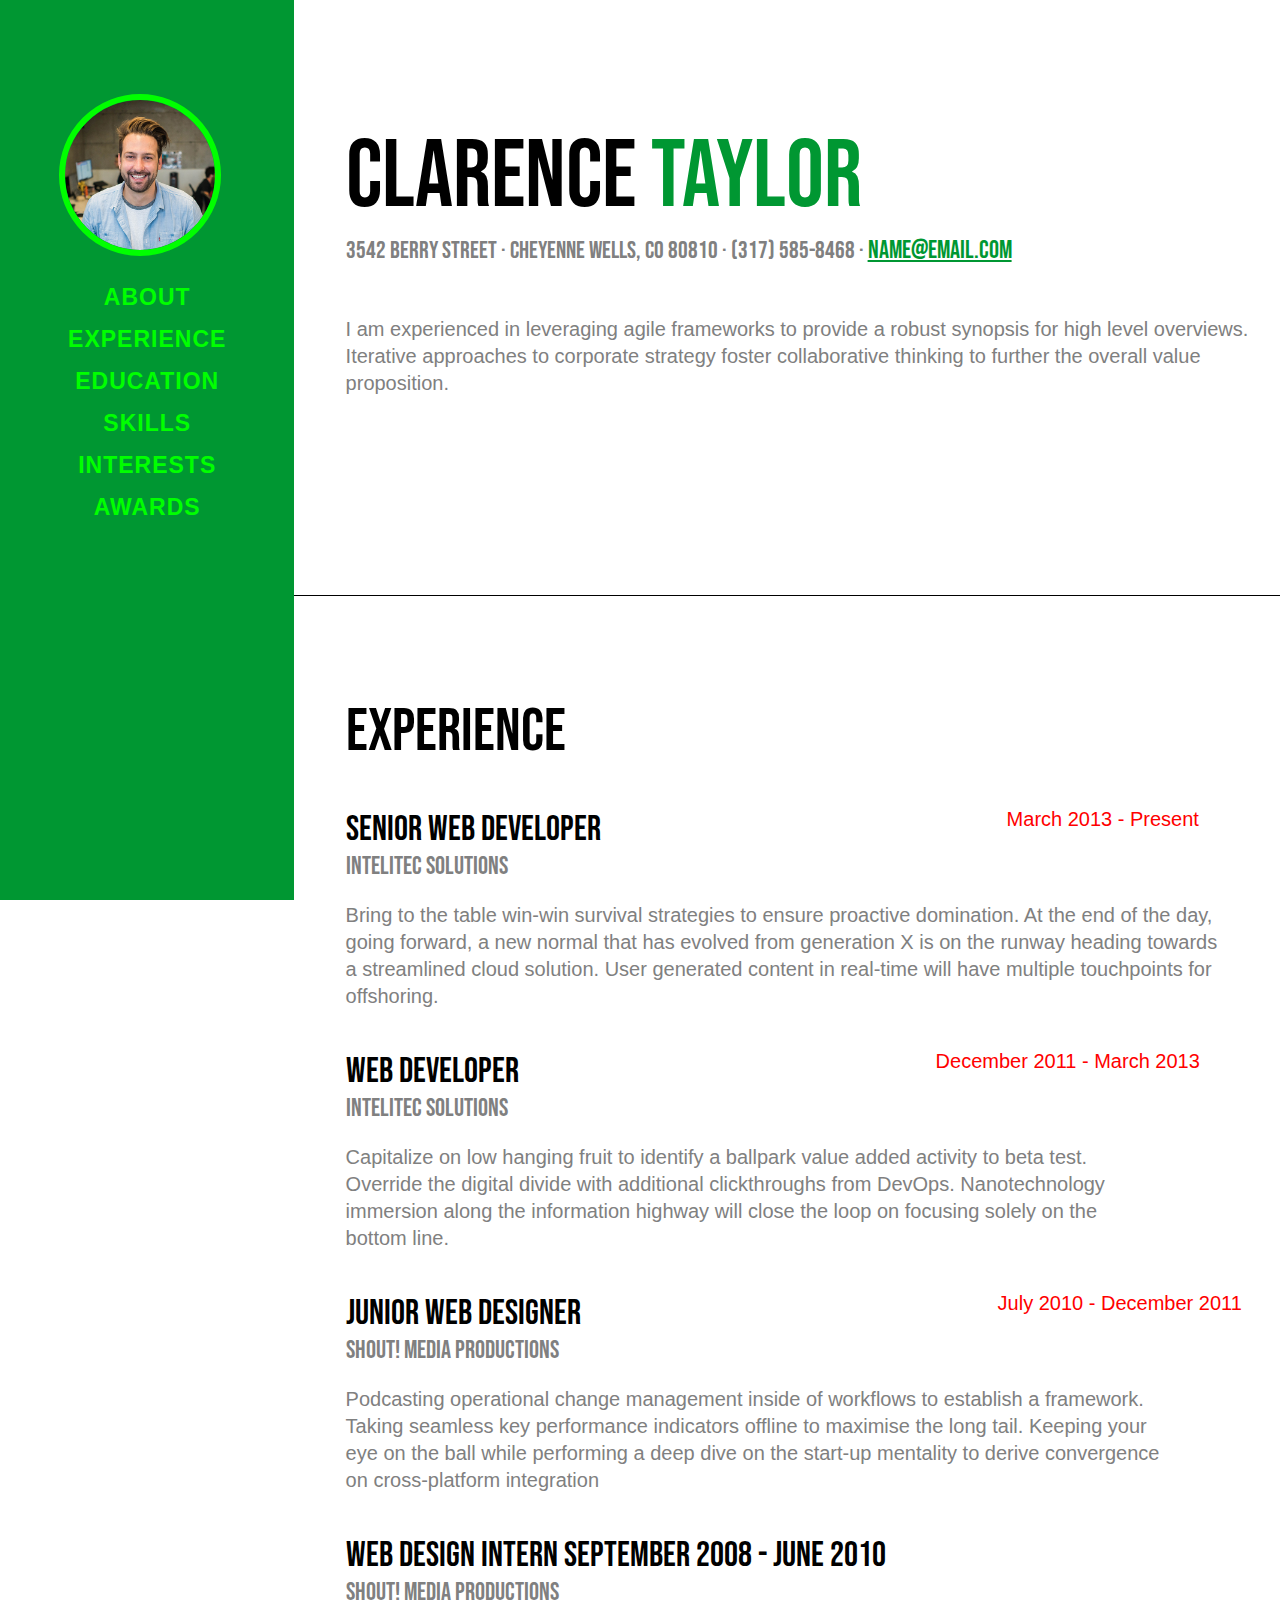
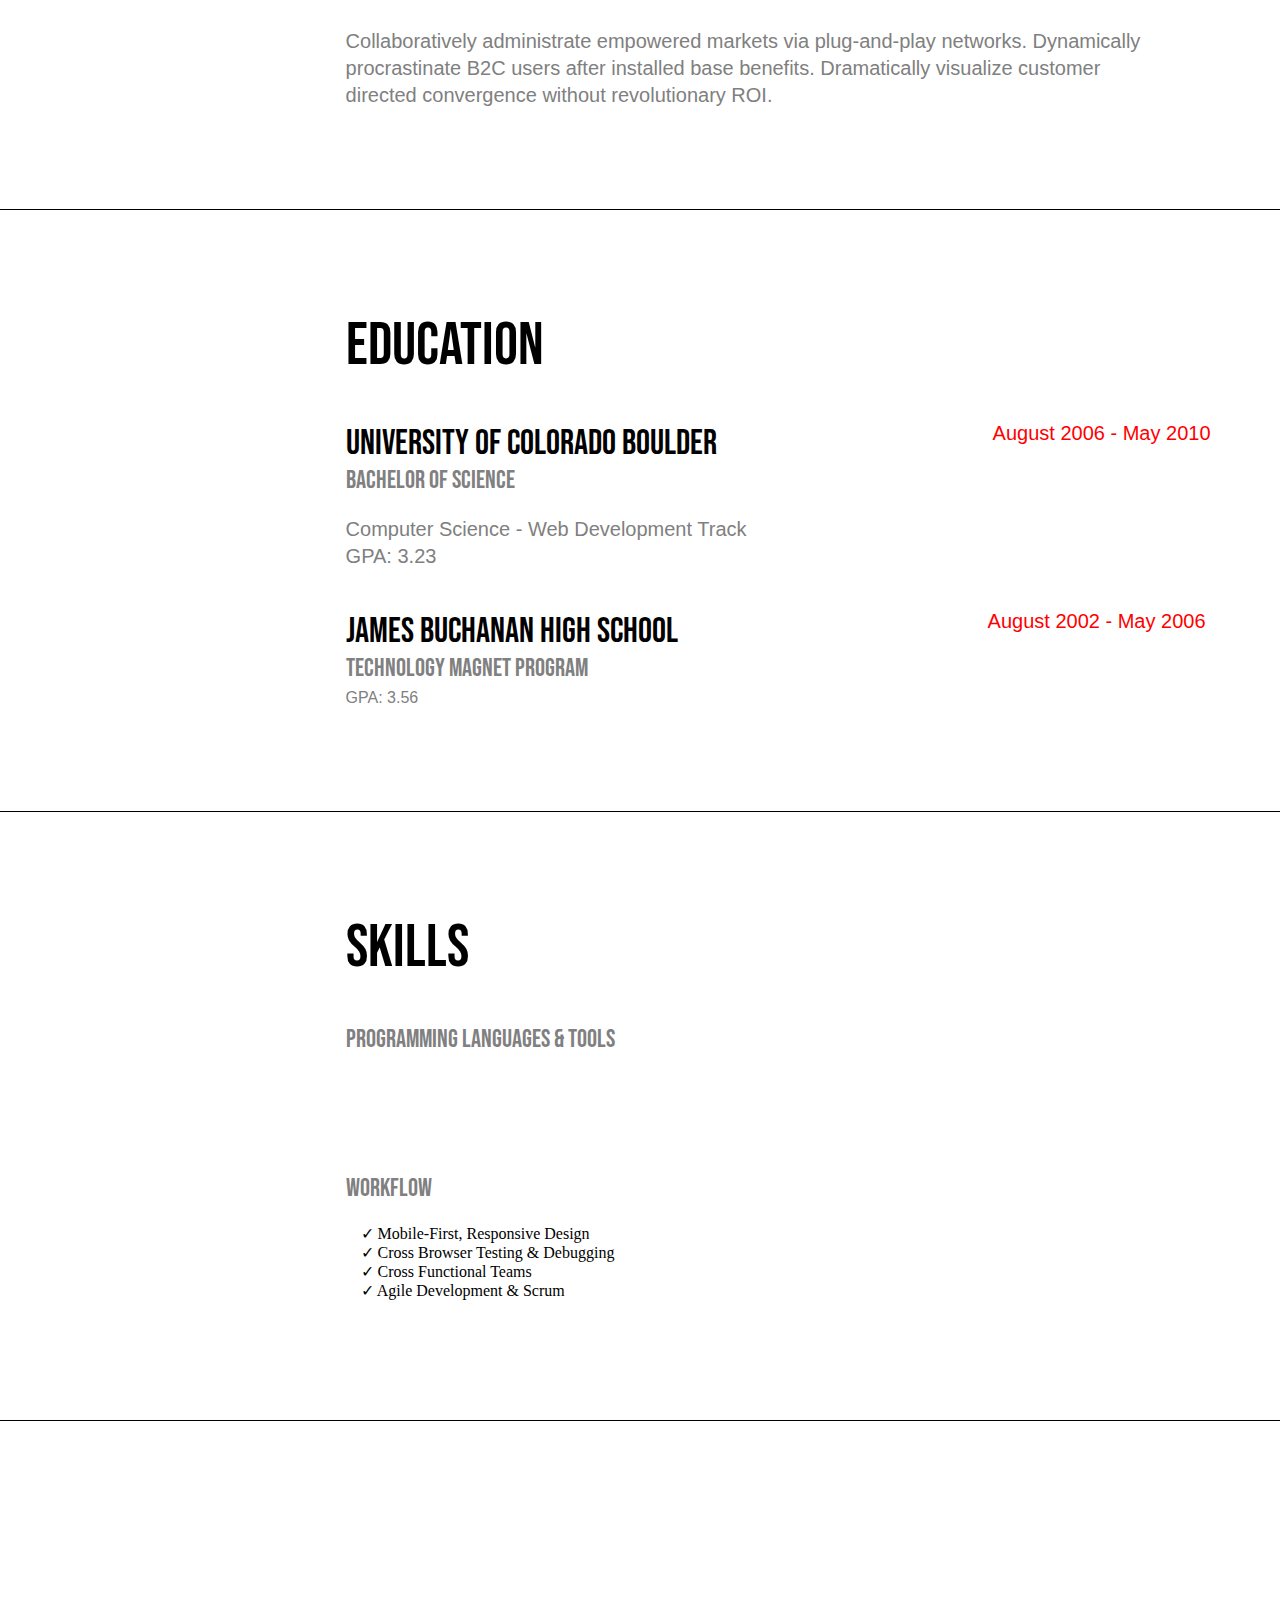
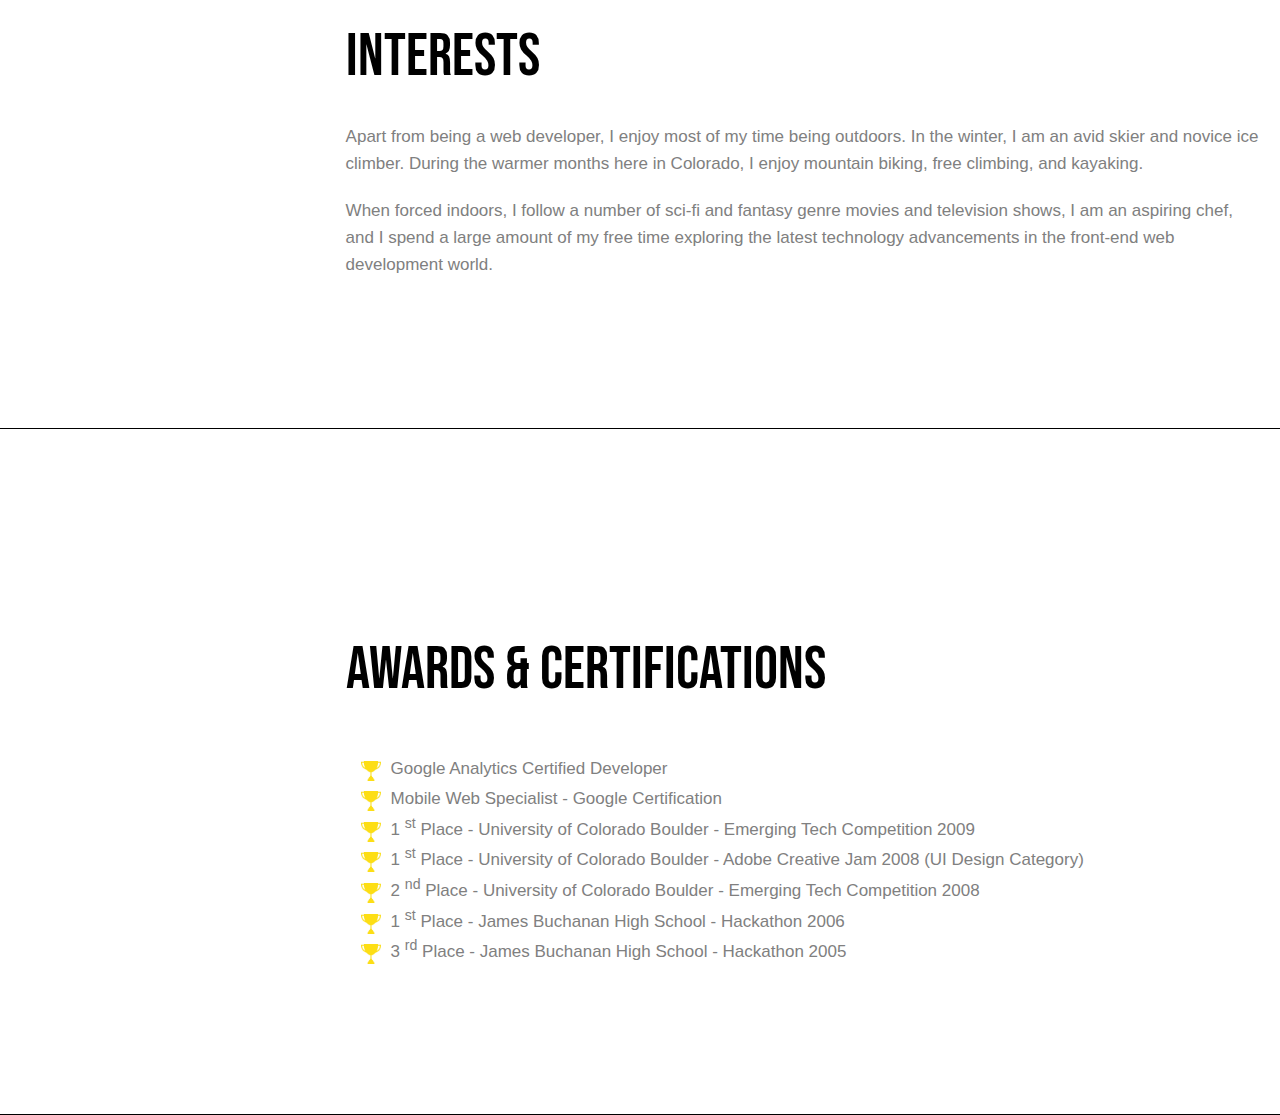
<file: Files/index.html>
<!DOCTYPE html>
<html lang="en">
<head>
    <meta charset="UTF-8">

    <meta name="viewport" content="width=device-width, initial-scale=1.0">

    <title>Resume</title>

    <link rel="stylesheet" href="https://cdnjs.cloudflare.com/ajax/libs/font-awesome/6.5.2/css/all.min.css" integrity="sha512-SnH5WK+bZxgPHs44uWIX+LLJAJ9/2PkPKZ5QiAj6Ta86w+fsb2TkcmfRyVX3pBnMFcV7oQPJkl9QevSCWr3W6A==" crossorigin="anonymous" referrerpolicy="no-referrer" />

    <link rel="stylesheet" href="style.css">

    <link rel="preconnect" href="https://fonts.googleapis.com">

<link rel="preconnect" href="https://fonts.gstatic.com" crossorigin>

<link href="https://fonts.googleapis.com/css2?family=Bebas+Neue&display=swap" rel="stylesheet">
    
   
</head>
<body>

    <div class="container">
        <div class="sidebar">
            <img class="image" src="./logo/profile.jpg" alt="pic">
            <a class="anchor " href="#section1">ABOUT</a>
            <a class="anchor a-margin" href="#section2">EXPERIENCE</a>
            <a class="anchor a-margin" href="#section3">EDUCATION</a>
            <a class="anchor a-margin" href="#section4">SKILLS</a>
            <a class="anchor a-margin" href="#section5">INTERESTS</a>
            <a class="anchor a-margin" href="#section6">AWARDS</a>
        </div>

        <div id="section1" >
            <!-- ABOUT SECTION -->
            <h1 >CLARENCE <span class="TAYLOR">TAYLOR</span></h1>
            <h2 class="aboutheading2">3542 BERRY STREET · CHEYENNE WELLS, CO 80810 · (317) 585-8468 ·</h2>
            <a class="EMAIL" href="mailto:NAME@EMAIL.COM">NAME@EMAIL.COM</a>
            <p class="p1">I am experienced in leveraging agile frameworks to provide a robust synopsis for high level overviews. </p>
            <p class="p2">Iterative approaches to corporate strategy foster collaborative thinking to further the overall value </p>
            <p class="p3">proposition.</p>

            <div class="icons">
                <a class="iconanchor" href="https://www.linkedin.com/" target="_blank"><i class="fa-brands fa-linkedin radius"></i></a>
                <a class="iconanchor" href="https://github.com" target="_blank"><i class="fa-brands fa-square-github appicon"></i></a>
                <a class="iconanchor" href="https://twitter.com" target="_blank"><i class="fa-brands fa-square-twitter appicon"></i></a>
                <a class="iconanchor" href="https://www.facebook.com/" target="_blank"><i class="fa-brands fa-facebook appicon"></i></a>
            </div>
            
            
            
        </div>
        <div class="b-bottom">
        </div>

        <div id="section2">
            <!-- Experience Section -->

            <h2 class="heading1">EXPERIENCE</h2>
            <h3 class="experience-heading2">SENIOR WEB DEVELOPER <span class="date1">March 2013 - Present</span></h3>
            <h6 class="heading-gray">INTELITEC SOLUTIONS</h6>
            <p class="experience-p1">Bring to the table win-win survival strategies to ensure proactive domination. At the end of the day,</p>
            <p class="experience-p2">going forward, a new normal that has evolved from generation X is on the runway heading towards</p>      
            <p class="experience-p3">a streamlined cloud solution. User generated content in real-time will have multiple touchpoints for</p>
            <p class="experience-p4">offshoring.</p> 
            
            <h3 class="experience-heading4">WEB DEVELOPER <span class="date2">December 2011 - March 2013</span></h3>
            <h6 class="heading-gray">INTELITEC SOLUTIONS</h6>
            <p class="experience-p5">Capitalize on low hanging fruit to identify a ballpark value added activity to beta test.</p>
            <p class="experience-p6">Override the digital divide with additional clickthroughs from DevOps. Nanotechnology</p>
            <p class="experience-p7">immersion along the information highway will close the loop on focusing solely on the</p>
            <p class="experience-p8">bottom line.</p>

            <h3 class="experience-heading6">JUNIOR WEB DESIGNER <span class="date3">July 2010 - December 2011</span></h3>
            <h6 class="heading-gray">SHOUT! MEDIA PRODUCTIONS</h6>
            <p class="experience-p9">Podcasting operational change management inside of workflows to establish a framework.</p>
            <p class="experience-p10">Taking seamless key performance indicators offline to maximise the long tail. Keeping your</p>
            <p class="experience-p11">eye on the ball while performing a deep dive on the start-up mentality to derive convergence</p>
            <p class="experience-p12">on cross-platform integration</p>

            <h3 class="experience-heading8">WEB DESIGN INTERN <span class="date4">September 2008 - June 2010</span></h3>
            <h6 class="heading-gray">SHOUT! MEDIA PRODUCTIONS</h6>
            <p class="experience-p13">Collaboratively administrate empowered markets via plug-and-play networks. Dynamically</p>
            <p class="experience-p14">procrastinate B2C users after installed base benefits. Dramatically visualize customer</p>
            <p class="experience-p15">directed convergence without revolutionary ROI.</p>

        </div>

        <div class="b-bottom">
        </div>

        <!-- EDUCATION -->

        <div id="section3">
            <h2 class="heading1">EDUCATION</h2>
            <h3 class="education-heading2">UNIVERSITY OF COLORADO BOULDER <span class="educationdate1">August 2006 - May 2010</span></h3>
            <h6 class="heading-gray">BACHELOR OF SCIENCE</h6>
            <p class="education-p1">Computer Science - Web Development Track</p>
            <p class="eduaction-p2">GPA: 3.23</p>

            <h3 class="education-heading4">JAMES BUCHANAN HIGH SCHOOL<span class="educationdate2">August 2002 - May 2006</span></h3>
            <h6 class="heading-gray">TECHNOLOGY MAGNET PROGRAM</h6>
            <p class="eduaction-p3">GPA: 3.56</p>
            
        </div>

        <div class="b-bottom">
        </div>

        <!-- SKILLS -->

        <div id="section4">
            <h2 class="heading1">SKILLS</h2>
            <h6 class="heading-gray-1">PROGRAMMING LANGUAGES & TOOLS</h6>

            <div class="langicon">
                <i class="fa-brands fa-html5"></i>
                <i class="fa-brands fa-css3-alt l-icon"></i>
                <i class="fa-brands fa-js l-icon"></i>
                <i class="fa-brands fa-angular l-icon"></i>
                <i class="fa-brands fa-react l-icon"></i>
                <i class="fa-brands fa-node-js l-icon"></i>
                <i class="fa-brands fa-less l-icon"></i>
                <i class="fa-brands fa-sass l-icon"></i>
                <i class="fa-brands fa-wordpress l-icon"></i>
                <i class="fa-brands fa-gulp l-icon"></i>
                <i class="fa-brands fa-grunt l-icon"></i>
                <i class="fa-brands fa-npm l-icon"></i>         
            </div>

            <h6 class="heading-gray-2">WORKFLOW</h6>

            <div class="list">
                <ul class="workflow-list">
                    <li>Mobile-First, Responsive Design</li>
                    <li>Cross Browser Testing & Debugging</li>
                    <li>Cross Functional Teams</li>
                    <li>Agile Development & Scrum</li>
                </ul>
            </div>
        </div>

        <div class="b4-bottom">
        </div>

        <!-- INTERESTS -->

        <div id="section5">
            <h2 class="heading1">INTERESTS</h2>
            <p class="interests-p1">Apart from being a web developer, I enjoy most of my time being outdoors. In the winter, I am an avid skier and novice ice</p>
            <p class="interests-p2">climber. During the warmer months here in Colorado, I enjoy mountain biking, free climbing, and kayaking.</p>
            <p class="interests-p3">When forced indoors, I follow a number of sci-fi and fantasy genre movies and television shows, I am an aspiring chef,</p>
            <p class="interests-p4">and I spend a large amount of my free time exploring the latest technology advancements in the front-end web</p>
            <p class="interests-p5">development world.</p>


        </div>


        <div class="b5-bottom">
        </div>

        <!-- AWARDS & CERTIFICATIONS -->

        <div id="section6" >
            <h2 class="heading6">AWARDS & CERTIFICATIONS</h2>

            <div class="list-award">
                <ol class="awardlist">
                    <li><img class="cup" src="./logo/images.png" alt=""><span>Google Analytics Certified Developer</span></li>
                    <li class="award2"><img class="cup" src="./logo/images.png" alt=""><span>Mobile Web Specialist - Google Certification</span></li>
                    <li><img class="cup" src="./logo/images.png" alt=""><span>1 <sup>st</sup> Place - University of Colorado Boulder - Emerging Tech Competition 2009</span></li>
                    <li><img class="cup" src="./logo/images.png" alt=""><span>1 <sup>st</sup> Place - University of Colorado Boulder - Adobe Creative Jam 2008 (UI Design Category)</span></li>
                    <li><img class="cup" src="./logo/images.png" alt=""><span>2 <sup>nd</sup> Place - University of Colorado Boulder - Emerging Tech Competition 2008</span></li>
                    <li><img class="cup" src="./logo/images.png" alt=""><span>1 <sup>st</sup> Place - James Buchanan High School - Hackathon 2006</span></li>
                    <li><img class="cup" src="./logo/images.png" alt=""><span>3 <sup>rd</sup> Place - James Buchanan High School - Hackathon 2005</span></li>
                </ol>
            </div>
        </div>
        <div class="b6-bottom">
        </div>




        
    </div>
    
</body>
</html>
</file>
<file: Files/style.css>
*{
    padding: 0;
    margin: 0;
    box-sizing: border-box;
     }

    html{
        scroll-behavior: smooth;
    }

    body{
        overflow-x: hidden;
        
    }


.container{
    
    height: 100vh;
    width: 100vw;
    background-color: white;
    
}

.sidebar{
    width: 23%;
    height: 100%;
    background-color: #009732;
    display: inline-block;
    position: fixed;
    
    
}

.image{
    height: 150px;
    margin-left: 65px;
    margin-top: 100px;
    margin-bottom: 30px;
    border-radius: 80px;
    outline:6px solid #00FF00;
    
}

.anchor{
    display: block;
    text-decoration: none;
    color: #00FF00;
    text-align: center;
    font-weight: bolder;
    letter-spacing: 1px;
    font-size: 23px;
    font-family: 'Gill Sans', 'Gill Sans MT', Calibri, 'Trebuchet MS', sans-serif;
    
    
}

.a-margin{
    margin-top: 15px;
}







#section1{
     margin-left: 27%;
    }

    #section2{
        margin-left: 27%;
       }

       #section3{
        margin-left: 27%;
       }

       #section4{
        margin-left: 27%;
       }

       #section5{
        margin-left: 27%;
        padding-top: 100px;
       }

       #section6{
        margin-left: 27%;
       }

h1{
    padding-top: 120px;
    font-family: "Bebas Neue";
    font-size: 95px;
    font-weight: lighter;
    }

.aboutheading2{
    color: grey;
    font-family: "Bebas Neue";
    font-weight: lighter;
    display: inline-block;
    }

    .EMAIL{
        display: inline-block;
        color: #009732;
        font-family: "Bebas Neue";
        font-size: 25px;
        font-weight: lighter;        
    }

    .TAYLOR{
        color: #009732;
        
    }

    .p1{
        margin-top: 50px;
        font-size: 20px;
    }

    .p2{
        font-size: 20px;
    }

    .p3{
        font-size: 20px;
       
        
    }
    p{
        line-height: 27px;
        color: gray;
        font-family:'Gill Sans', 'Gill Sans MT', Calibri, 'Trebuchet MS', sans-serif;
    }

    .icons{
        padding-top: 40px;
        font-size: 50px;
        }

        .iconanchor{
            color: black;
        }

        .iconanchor:hover{
            color: #009732;
        }

    .appicon{
        padding-left: 26px;
        
    }

   
    
    /* EXPERIENCE */
    

    .heading1{
        font-family: "Bebas Neue";
        padding-top: 100px;
        font-size: 60px;
        font-weight: lighter;
        
    }

    .experience-heading2{
        font-family: "Bebas Neue";
        padding-top: 40px;
        font-size: 35px;
        font-weight: lighter;
    }

    .date1{
        padding-left: 400px;
        font-family:'Segoe UI', Tahoma, Geneva, Verdana, sans-serif;
        font-size: 20px;
        vertical-align: top;
        color: red;
    }

    .heading-gray{
        font-family: "Bebas Neue";
        font-size: 25px;
        color: gray;
        font-weight: lighter;
    }
    .experience-p1{
        padding-top: 20px;
        font-family: 'Gill Sans', 'Gill Sans MT', Calibri, 'Trebuchet MS', sans-serif;
        font-size: 20px;
        font-weight: lighter;
    }

    .experience-p2{
        
        font-family: 'Gill Sans', 'Gill Sans MT', Calibri, 'Trebuchet MS', sans-serif;
        font-size: 20px;
        font-weight: lighter;
    }

    .experience-p3{
        
        font-family: 'Gill Sans', 'Gill Sans MT', Calibri, 'Trebuchet MS', sans-serif;
        font-size: 20px;
        font-weight: lighter;
    }

    .experience-p4{
        
        font-family: 'Gill Sans', 'Gill Sans MT', Calibri, 'Trebuchet MS', sans-serif;
        font-size: 20px;
        font-weight: lighter;
    }

    .experience-heading4{
        font-family: "Bebas Neue";
        padding-top: 40px;
        font-size: 35px;
        font-weight: lighter;

    }

    .date2{
        padding-left: 411px;
        font-family:'Segoe UI', Tahoma, Geneva, Verdana, sans-serif;
        font-size: 20px;
        vertical-align: top;
        color: red;
    }

    

    .experience-p5{

        padding-top: 20px;
        font-family: 'Gill Sans', 'Gill Sans MT', Calibri, 'Trebuchet MS', sans-serif;
        font-size: 20px;
        font-weight: lighter;
    }

    .experience-p6{
        
        font-family: 'Gill Sans', 'Gill Sans MT', Calibri, 'Trebuchet MS', sans-serif;
        font-size: 20px;
        font-weight: lighter;
    }

    .experience-p7{
        
        font-family: 'Gill Sans', 'Gill Sans MT', Calibri, 'Trebuchet MS', sans-serif;
        font-size: 20px;
        font-weight: lighter;
    }

    .experience-p8{
        
        font-family: 'Gill Sans', 'Gill Sans MT', Calibri, 'Trebuchet MS', sans-serif;
        font-size: 20px;
        font-weight: lighter;
    }

    .experience-heading6{
        font-family: "Bebas Neue";
        padding-top: 40px;
        font-size: 35px;
        font-weight: lighter;

    }

    .date3{
        padding-left: 411px;
        font-family:'Segoe UI', Tahoma, Geneva, Verdana, sans-serif;
        font-size: 20px;
        vertical-align: top;
        color: red;
    }

    

    .experience-p9{
        padding-top: 20px;
        font-family: 'Gill Sans', 'Gill Sans MT', Calibri, 'Trebuchet MS', sans-serif;
        font-size: 20px;
        font-weight: lighter;
    }

    .experience-p10{
        
        font-family: 'Gill Sans', 'Gill Sans MT', Calibri, 'Trebuchet MS', sans-serif;
        font-size: 20px;
        font-weight: lighter;
    }
    .experience-p11{
        
        font-family: 'Gill Sans', 'Gill Sans MT', Calibri, 'Trebuchet MS', sans-serif;
        font-size: 20px;
        font-weight: lighter;
    }
    .experience-p12{
        
        font-family: 'Gill Sans', 'Gill Sans MT', Calibri, 'Trebuchet MS', sans-serif;
        font-size: 20px;
        font-weight: lighter;
    }

    .experience-heading8{
        font-family: "Bebas Neue";
        padding-top: 40px;
        font-size: 35px;
        font-weight: lighter;

    }

    

    .experience-p13{
        
        padding-top: 20px;
        font-family: 'Gill Sans', 'Gill Sans MT', Calibri, 'Trebuchet MS', sans-serif;
        font-size: 20px;
        font-weight: lighter;
    }

    .experience-p14{
        
        font-family: 'Gill Sans', 'Gill Sans MT', Calibri, 'Trebuchet MS', sans-serif;
        font-size: 20px;
        font-weight: lighter;
    }

    .experience-p15{
        
        font-family: 'Gill Sans', 'Gill Sans MT', Calibri, 'Trebuchet MS', sans-serif;
        font-size: 20px;
        font-weight: lighter;
    }

    .anchor:hover{
        color:rgba(245, 245, 245, 0.815);
    }

    .b-bottom{
        border-bottom: 1px solid black;
        margin-top: 100px;
    }

    /* EDUCATION */

    

    

    .education-heading2{
        font-family: "Bebas Neue";
        padding-top: 40px;
        font-size: 35px;
        font-weight: lighter;

    }

    .educationdate1{
        padding-left: 270px;
        font-family:'Segoe UI', Tahoma, Geneva, Verdana, sans-serif;
        font-size: 20px;
        vertical-align: top;
        color: red;

    }

    

    .education-p1{
        padding-top: 20px;
        font-family: 'Gill Sans', 'Gill Sans MT', Calibri, 'Trebuchet MS', sans-serif;
        font-size: 20px;
        font-weight: lighter;

    }

    .eduaction-p2{
        font-family: 'Gill Sans', 'Gill Sans MT', Calibri, 'Trebuchet MS', sans-serif;
        font-size: 20px;
        font-weight: lighter;

    }

    .education-heading4{
        font-family: "Bebas Neue";
        padding-top: 40px;
        font-size: 35px;
        font-weight: lighter;

    }
    
    .educationdate2{
        padding-left: 310px;
        font-family:'Segoe UI', Tahoma, Geneva, Verdana, sans-serif;
        font-size: 20px;
        vertical-align: top;
        color: red;

    }

    
    .education-p3{
        padding-top: 20px;
        font-family: 'Gill Sans', 'Gill Sans MT', Calibri, 'Trebuchet MS', sans-serif;
        font-size: 20px;
        font-weight: lighter;

    }

    /* SKILLS */

    .langicon{
        padding-top: 30px;
        font-size: 50px;
        color: gray;
    }

    .l-icon{
        padding-left: 5px;
    }

    .b4-bottom{
        border-bottom: 1px solid black;
        margin-top: 120px;
    }

    .heading-gray-2{
        padding-top: 30px;
        font-family: "Bebas Neue";
        font-size: 25px;
        color: gray;
        font-weight: lighter;
    }

    .heading-gray-1{
        padding-top: 40px;
        font-family: "Bebas Neue";
        font-size: 25px;
        color: gray;
        font-weight: lighter;
    }

    .check{
        height: 50px;
        width: 50px;
        margin-left: 28%;  
      }

      .workflow-list{
        list-style-type: none;
      }

      ul li::before{
        content: "\2713\0020";
      }

      .list{
        padding-left: 15px;
        padding-top: 20px;
      }

      /* INTERESTS */

      

      .interests-p1{
        
        padding-top: 30px;
        font-family: 'Gill Sans', 'Gill Sans MT', Calibri, 'Trebuchet MS', sans-serif;
        font-size: 17px;
        
    }

    .interests-p2{
        font-family: 'Gill Sans', 'Gill Sans MT', Calibri, 'Trebuchet MS', sans-serif;
        font-size: 17px;

    }

    .interests-p3{
        padding-top: 20px;
        font-family: 'Gill Sans', 'Gill Sans MT', Calibri, 'Trebuchet MS', sans-serif;
        font-size: 17px;
    }

    .interests-p4{
        font-family: 'Gill Sans', 'Gill Sans MT', Calibri, 'Trebuchet MS', sans-serif;
        font-size: 17px;
    }

    .interests-p5{
        font-family: 'Gill Sans', 'Gill Sans MT', Calibri, 'Trebuchet MS', sans-serif;
        font-size: 17px;
    }

    .b5-bottom{
        border-bottom: 1px solid black;
        margin-top: 150px;
    }

    /* AWARDS & CERTIFICATIONS */

    .heading6{
        font-family: "Bebas Neue";
        padding-top: 140px;
        font-size: 60px;
        font-weight: lighter;
        margin-top: 65px;
        
    }

    .awardlist{
        list-style-type: none;
        
    }

    .cup{
        height: 20px;
        width: 20px;
        vertical-align: bottom;
    }

    .list-award{
        padding-left: 15px;
        padding-top: 50px;
        line-height: 25px;
    }

    .awardlist li{
        font-family: 'Gill Sans', 'Gill Sans MT', Calibri, 'Trebuchet MS', sans-serif;
        font-size: 17px;
        font-weight:normal;
        color: grey;
         }

        .b6-bottom{
            border-bottom: 1px solid black;
            margin-top: 150px;
        }

        .awardlist span{
            padding-left: 10px;
        }

        .award2{
            padding-top: 5px;
        }
</file>
